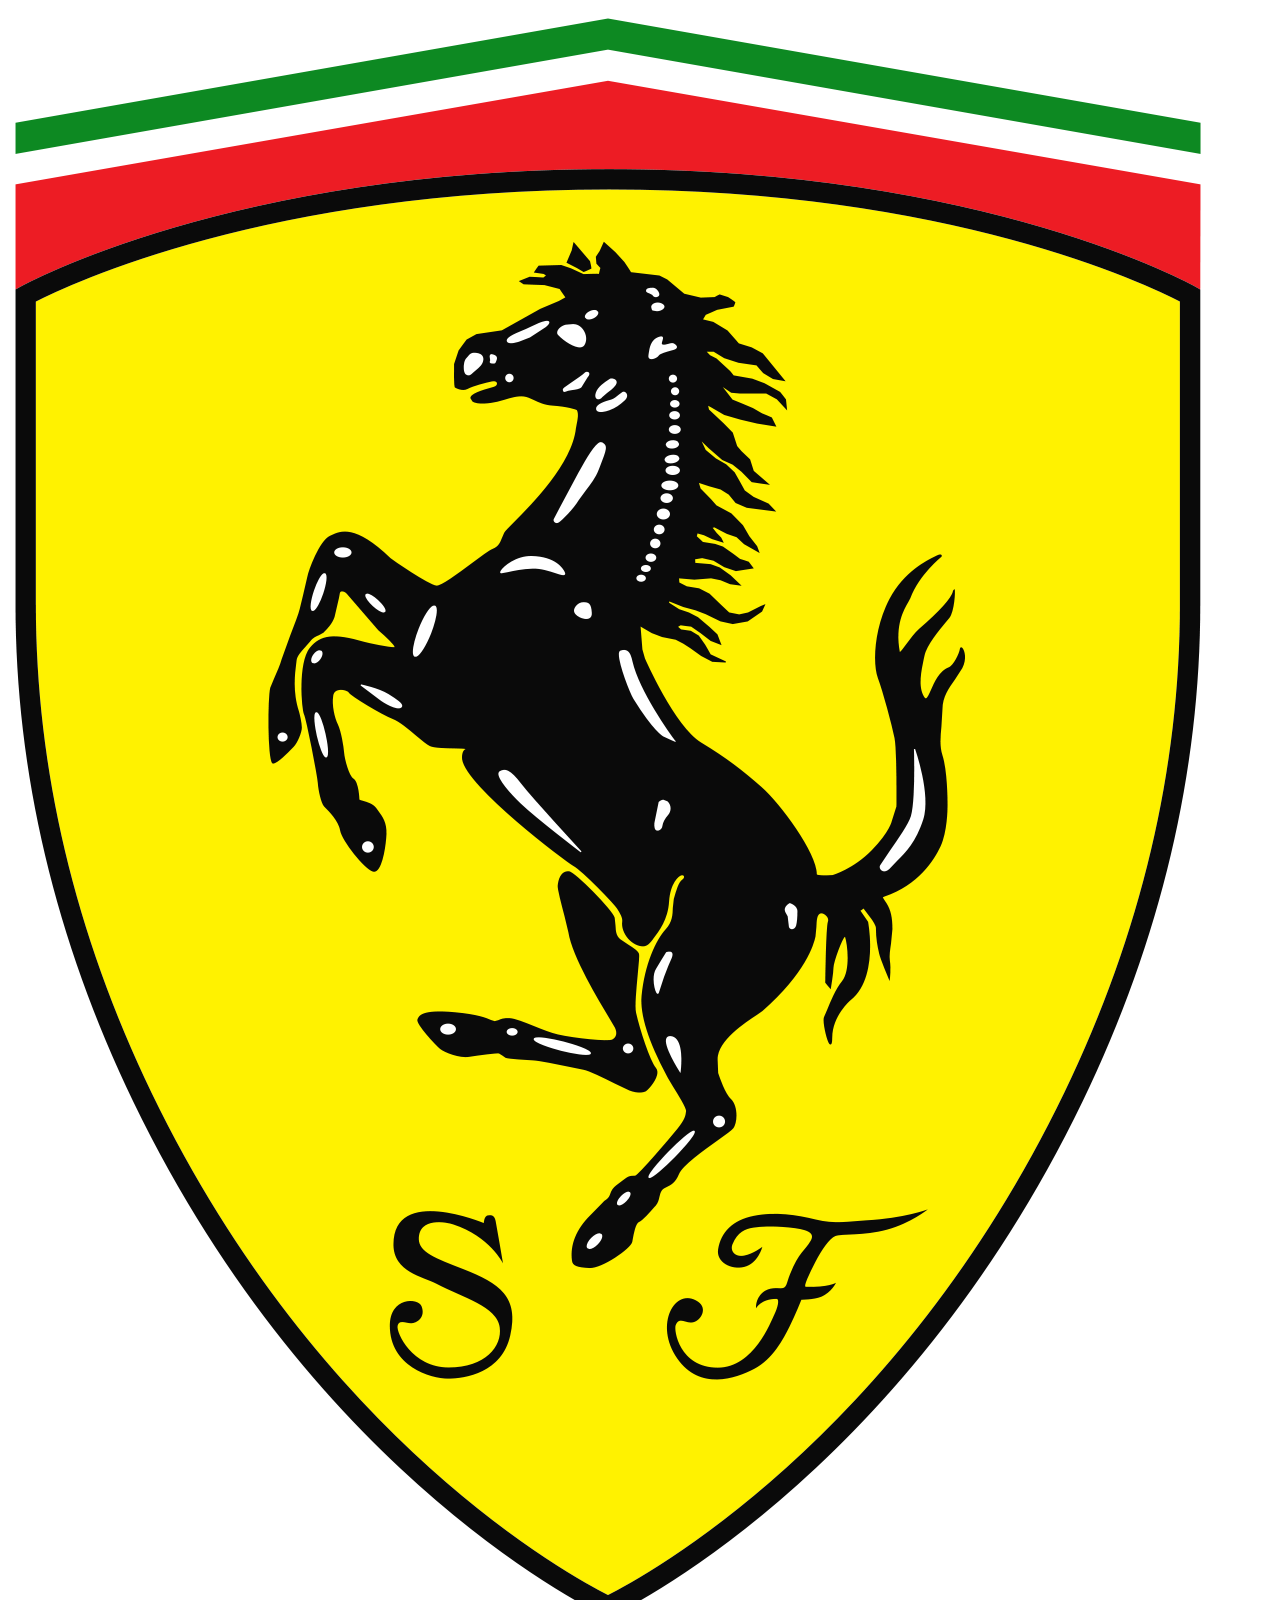
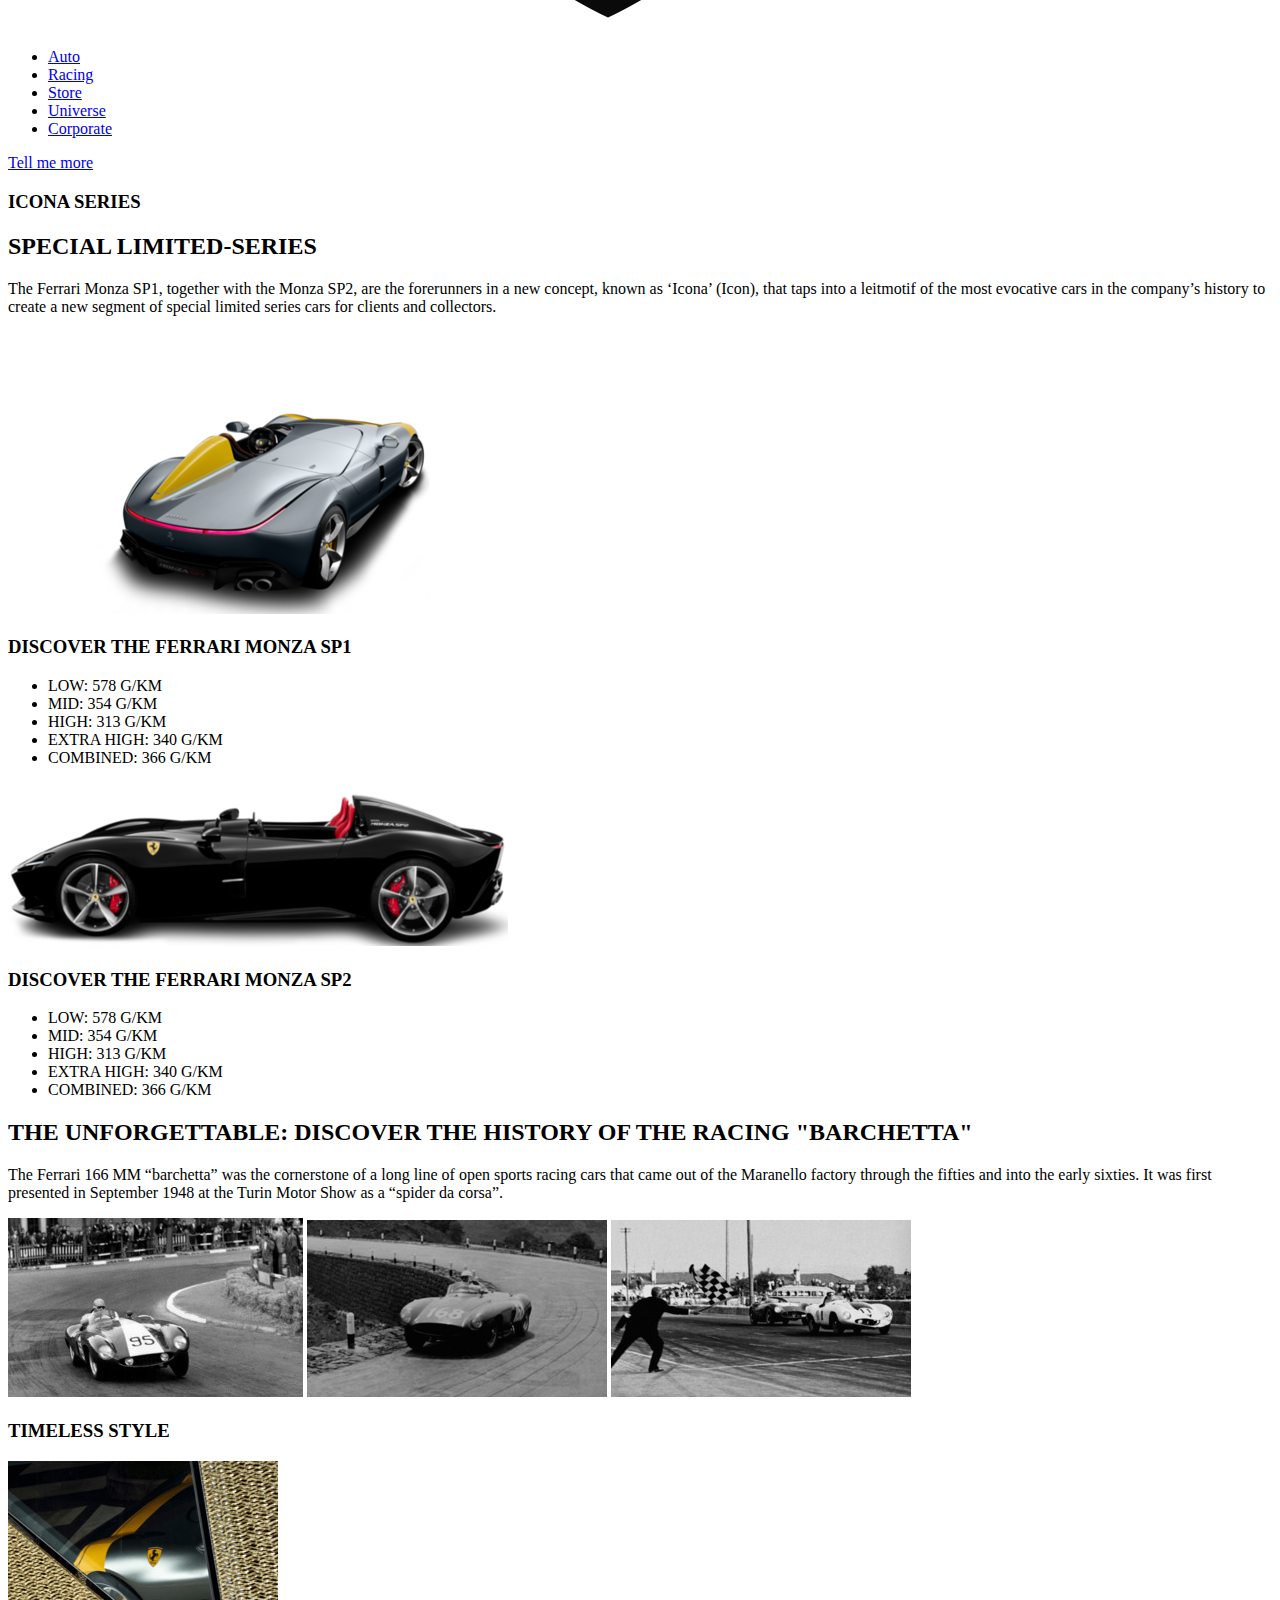
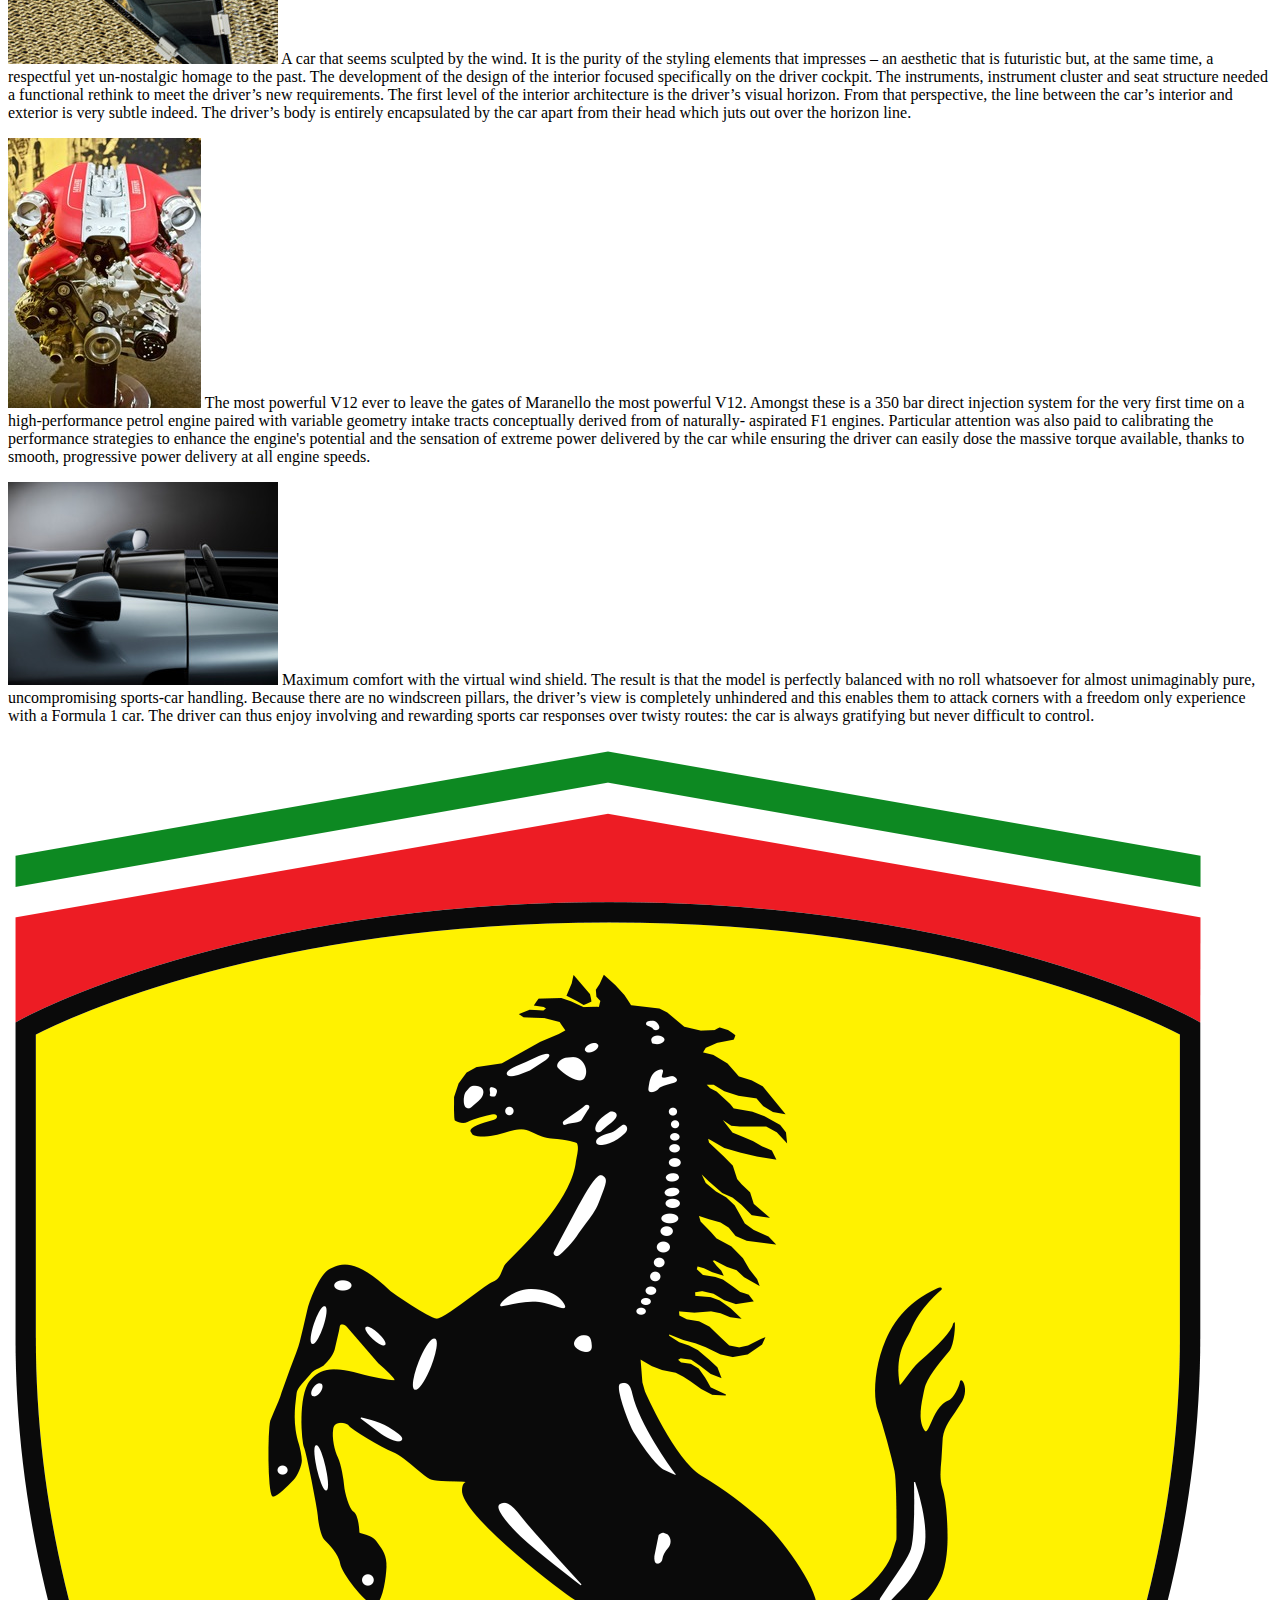
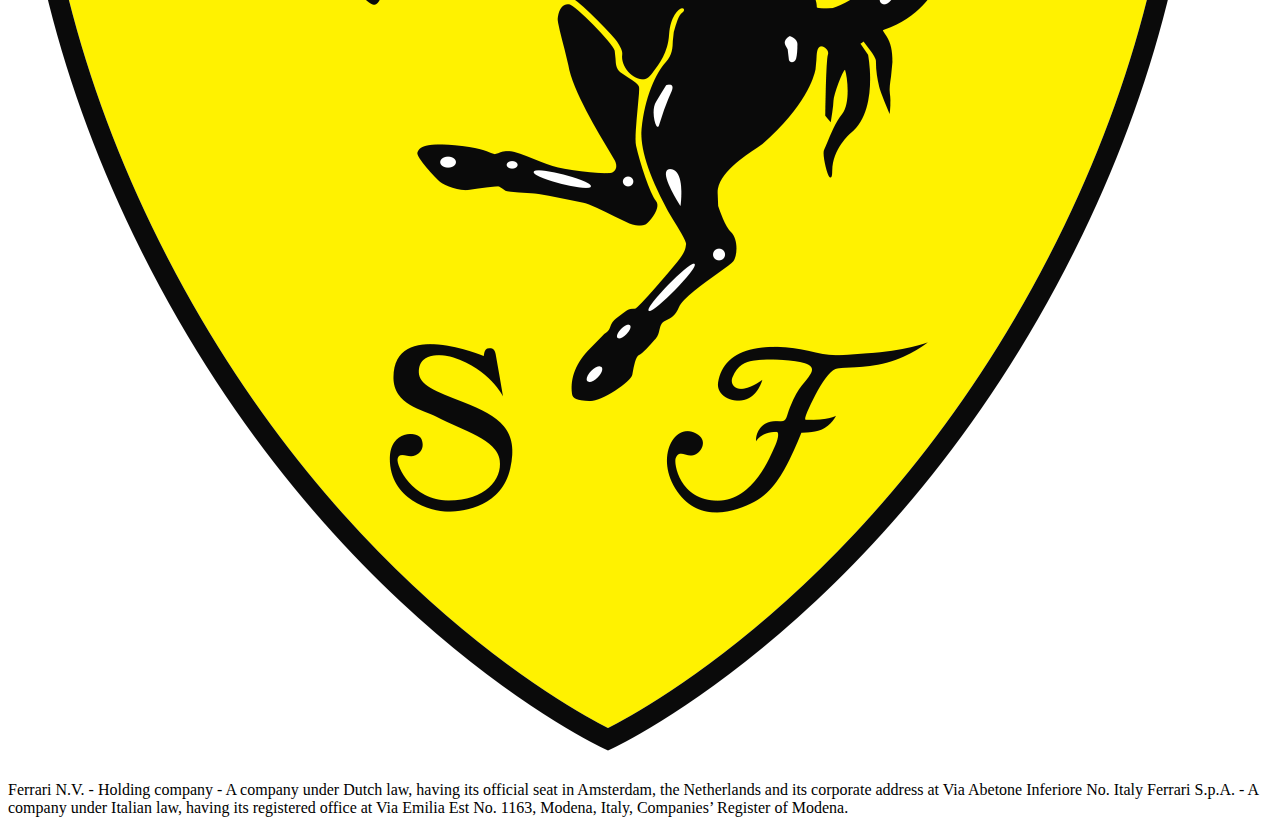
<file: index.html.html>
<!DOCTYPE html>
<html lang="en">
<head>
<meta charset="UTF-8">
<title>Ferrari</title>
<link href="C:\Users\Настя\Desktop\Проект 2\css\main.css.css" rel="stylesheet" type="text/css"/>
<link rel="icon" href="img/preview_16x16.png" type="image">
</head>
     <dody>
       
<header>
  <div class="container">
    <div class="heading clearfix">
    <img src="img/logo2.png" alt="Ferrari" class="logo">
    <nav>
       <ul class="menu">
        <li>
          <a href="#">Auto</a>
        </li>
        <li>
          <a href="#"> Racing</a>
        </li>
        <li>
          <a href="#">Store</a>
        </li>
        <li>
          <a href="#">Universe</a>
        </li>
        <li>
          <a href="#">Corporate</a>
        </li>
      </ul>    
  </nav>
  
</div>
<a class="button" href="#"> Tell me more</a>
</div>
</header>


<section>
<div class="container">
  <div class="title">
    <h3>
      ICONA SERIES
    </h3>
    <h2>
      SPECIAL LIMITED-SERIES
    </h2>
    <p>
      The Ferrari Monza SP1, together with the Monza SP2, 
      are the forerunners in a new concept, known as ‘Icona’ (Icon), 
      that taps into a leitmotif of the most evocative cars in the company’s history 
       to create a new segment of special limited series cars for clients and collectors.
    </p>
  </div>


  <div class="series clearfix">
    <div class="series__item">
      <img src="img/inon1.png"  alt="Series" >
      <h3>DISCOVER THE FERRARI MONZA SP1</h3>
      <ul> 
        <li>LOW: 578 G/KM</li>
        <li>MID: 354 G/KM</li>
        <li>HIGH: 313 G/KM</li>
        <li>EXTRA HIGH: 340 G/KM</li>
        <li>COMBINED: 366 G/KM</li>
      </ul>
    </div>

      <div class="series__item">
        <img src="img/inon4.png" alt="Series">
        <h3>
          DISCOVER THE FERRARI MONZA SP2
        </h3>
        <ul> 
          <li>LOW: 578 G/KM</li>
          <li>MID: 354 G/KM</li>
          <li>HIGH: 313 G/KM</li>
          <li>EXTRA HIGH: 340 G/KM</li>
          <li>COMBINED: 366 G/KM</li>
        </ul>
      </div>
  </div>
</div>
</section>


<section id="story">
<div class="container">
  <div class="title">
    <h2>THE 
      UNFORGETTABLE: DISCOVER THE HISTORY OF THE RACING "BARCHETTA"
    </h2>
    <p>The Ferrari 166 MM “barchetta” was the cornerstone of a long line of open sports racing cars that came out of the Maranello factory through the fifties and into the early sixties. 
      It was first presented in September 1948 at the Turin Motor Show as a “spider da corsa”.
    </p>
  </div>
  <div class="works clearfix">
    <img src="img/img81.jpg" alt="story">
    <img src="img/img9.jpg" alt="story">
    <img src="img/img10.jpg" alt="story">
  </div>
</div>
</section>


<section>
<div class="advantages clearfix"> 
  <div class="advan_one">
    <h3>
      TIMELESS STYLE
    </h3>
    <p><img src="img/ad20.jpg" alt="advantages" class="round">
      A car that seems sculpted by the wind. 
      It is the purity of the styling elements that impresses – an aesthetic that is futuristic but, at the same time, a respectful yet un-nostalgic homage to the past.
      The development of the design of the interior focused specifically on the driver cockpit.
      The instruments, instrument cluster and seat structure needed a functional rethink to meet the driver’s new requirements.
      The first level of the interior architecture is the driver’s visual horizon. 
      From that perspective, the line between the car’s interior and exterior is very subtle indeed. 
      The driver’s body is entirely encapsulated by the car apart from their head which juts out over the horizon line.

    </p>
  </div>
  <div class="advan_one">
    <p><img src="img/ad30.jpg" alt="advantages" class="round">
      The most powerful V12 ever to leave the gates of Maranello the most powerful V12.
      Amongst these is a 350 bar direct injection system for the very first time on a high-performance
      petrol engine paired with variable geometry intake tracts conceptually derived from of naturally-
      aspirated F1 engines. Particular attention was also paid to calibrating the performance strategies
      to enhance the engine's potential and the sensation of extreme power delivered by the car while ensuring the driver
      can easily dose the massive torque available, thanks to smooth,
      progressive power delivery at all engine speeds.
    </p>
  </div>
  <div class="advan_one">
    <p><img src="img/ad40.jpg" alt="advantages" class="round">
      Maximum comfort with the virtual wind shield. The result is that the model is perfectly balanced with no roll whatsoever for almost 
      unimaginably pure, uncompromising sports-car handling. 
      Because there are no windscreen pillars, the driver’s view is completely unhindered and this enables them to attack corners with a freedom 
      only experience with a Formula 1 car. The driver can thus enjoy involving and rewarding sports car responses over twisty routes: the car is always gratifying but never difficult to control.
    </p>
  </div>
</div>

<footer>
<div class="container">
  <div class="footer">
    <img src="img/logo2.png" alt="">
    <p>
    Ferrari N.V. - Holding company - A company under Dutch law, having its official seat in Amsterdam, the Netherlands and its corporate address at Via Abetone Inferiore No. Italy
    Ferrari S.p.A. - A company under Italian law, having its registered office at Via Emilia Est No. 1163, Modena, Italy, Companies’ Register of Modena.
    </p>
  </div>
</div>
</footer>

</dody>
</html>
</file>
